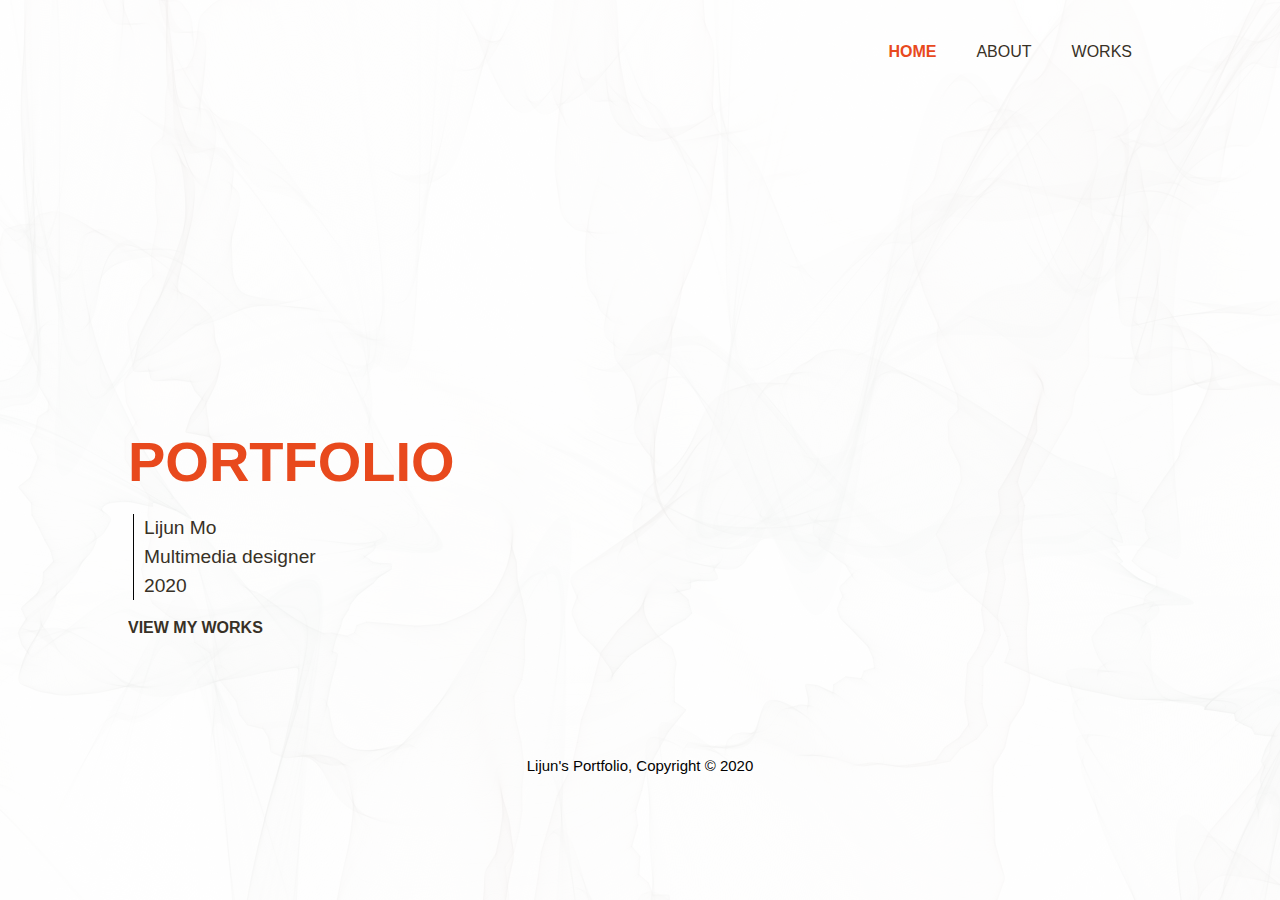
<file: index.html>
<!DOCTYPE html>
	<html>
		<head>
			<meta charset="UTF-8">
			<meta name="viewport" content="width=device-width, initial-scale=1.0">
			<meta name="Lijun Mo" content="Portfolio">
			<title>Lijun's Portfolio | Home</title>
			<link rel="stylesheet" href="css/style.css">
			</head>
			<body>
				<header>
					<div class="container">
						<nav>
							<ul>
								<li class="current"><a href="index.html">Home</a></li>
								<li><a href="about.html">About</a></li>
								<li><a href="work.html">Works</a></li>
							</ul>
						</nav>
					</div>
				</header>


				<section id="showcase">
					<div class="container">
						<h1> <span class="highlight">PORTFOLIO</span></h1>
						<div class="info">Lijun Mo</div>
						<div class="info">Multimedia designer</div>
						<div class="info">2020</div>
						<div class="link"><a href="work.html">VIEW MY WORKS</a></div>
					</div>
				</section>

				<footer>
					<p>Lijun's Portfolio, Copyright &copy; 2020 </p>
				</footer>
		</body>
	</html>
</file>
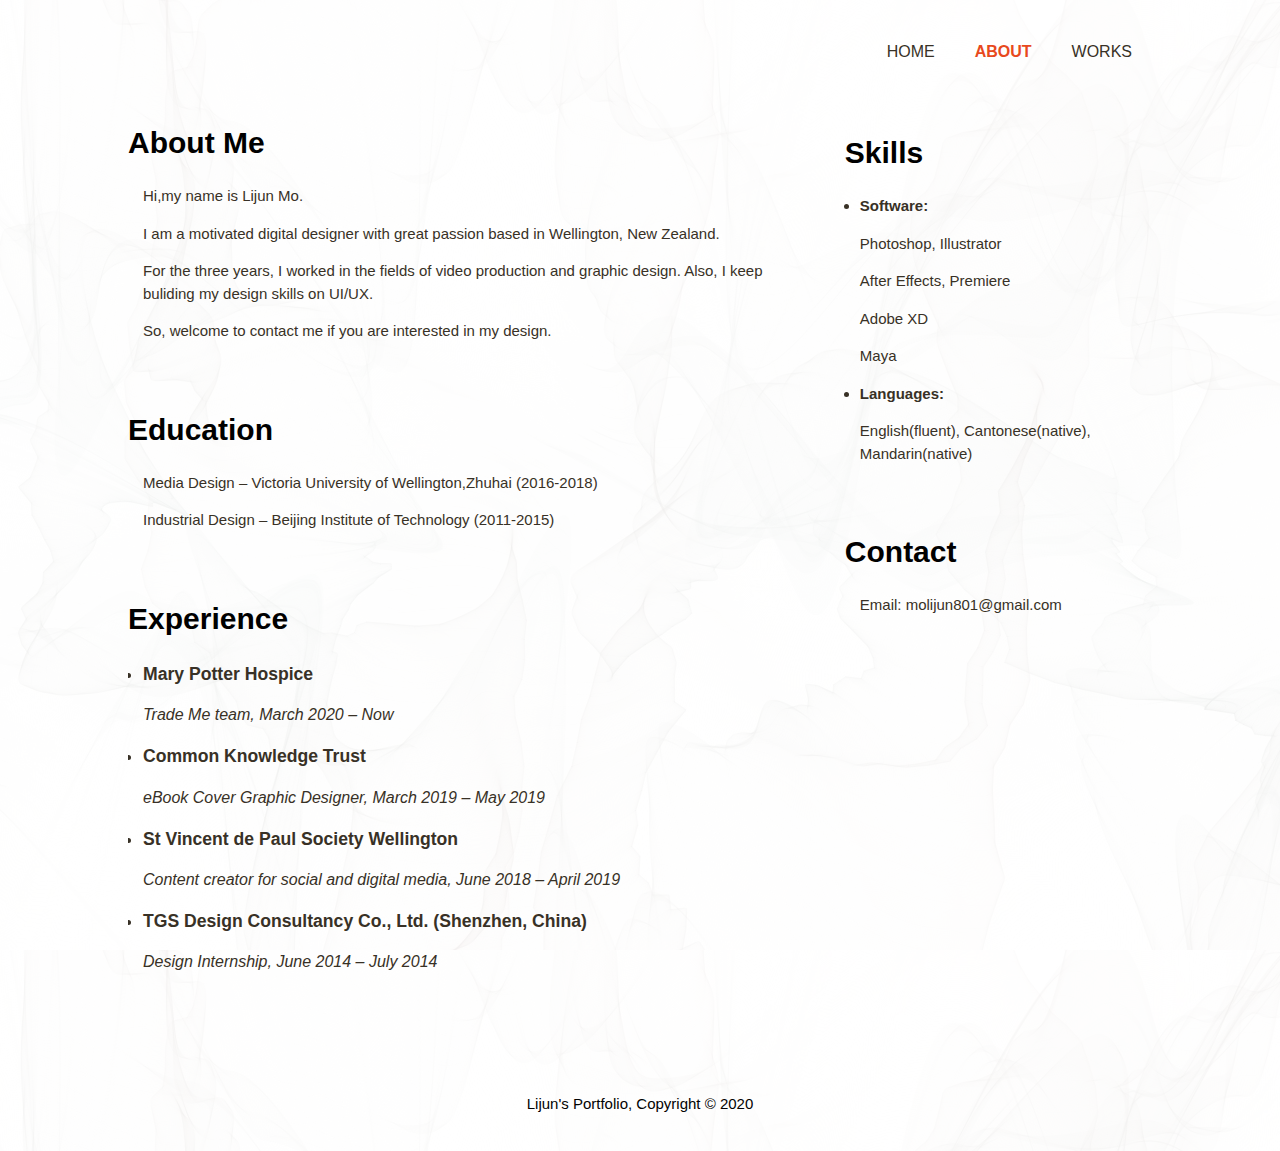
<file: about.html>
<!DOCTYPE html>
	<html>
		<head>
			<meta charset="UTF-8">
			<meta name="viewport" content="width=device-width, initial-scale=1.0">
			<meta name="Lijun Mo" content="Portfolio">
			<title>Lijun's Portfolio | About</title>
			<link rel="stylesheet" href="css/style.css">
			</head>
			<body>
				<header>
					<div class="container">
						<nav>
							<ul>
								<li ><a href="index.html">Home</a></li>
								<li class="current"><a href="about.html">About</a></li>
								<li><a href="work.html">Works</a></li>
							</ul>
						</nav>
					</div>
				</header>


				<section id="main">
					<div class="container">
						<div id="main-col2">
							<h1 class="page-title">About Me</h1>
							<div class="introduce">
							<p>Hi,my name is Lijun Mo.</p>

							<p>I am a motivated digital designer with great passion based in Wellington, New Zealand.</p>

							<p>For the three years, I worked in the fields of video production and graphic design. Also, I keep buliding my design skills on UI/UX. </p>

							<p>So, welcome to contact me if you are interested in my design.</p>
							</div>
							<h1 class="page-title">Education</h1>
							<ul class="university">
								<p>Media Design – Victoria University of Wellington,Zhuhai&nbsp;(2016-2018)</p>
								<p>Industrial Design – Beijing Institute of Technology&nbsp;(2011-2015)</p>
							</ul>

							<h1 class="page-title">Experience</h1>
							<ul class="experience">
								<li class="category">Mary Potter Hospice</li>
									<p>Trade Me team, March 2020 – Now </p>
								<li class="category">Common Knowledge Trust</li>
									<p>eBook Cover Graphic Designer, March 2019 – May 2019</p>
								<li class="category">St Vincent de Paul Society Wellington</li>
									<p>Content creator for social and digital media, June 2018 – April 2019 </p>
								<li class="category">TGS Design Consultancy Co., Ltd.	(Shenzhen, China)</li>
									<p>Design Internship, June 2014 – July 2014</p>
							</ul>
						</div>

						<aside id="sidebar">
							<h1 class="page-title">Skills</h1>
							<div class="skills">
							<ul>
								<li class="category">Software:</li>
								<p>Photoshop, Illustrator</p>
								<p>After Effects, Premiere</p>
								<p>Adobe XD</p>
								<p>Maya</p>

								<li class="languages">Languages:</li>
								<p>English(fluent), Cantonese(native), Mandarin(native) </p>
								
							</ul>
						</div>

							<h1 class="page-title">Contact</h1>
							<div class="details">
								
								<p>Email: molijun801@gmail.com</p>

							</div>
						</aside>
					</div>
				</section>

				<footer>
					<p>Lijun's Portfolio, Copyright &copy; 2020 </p>
				</footer>
		</body>
	</html>
</file>
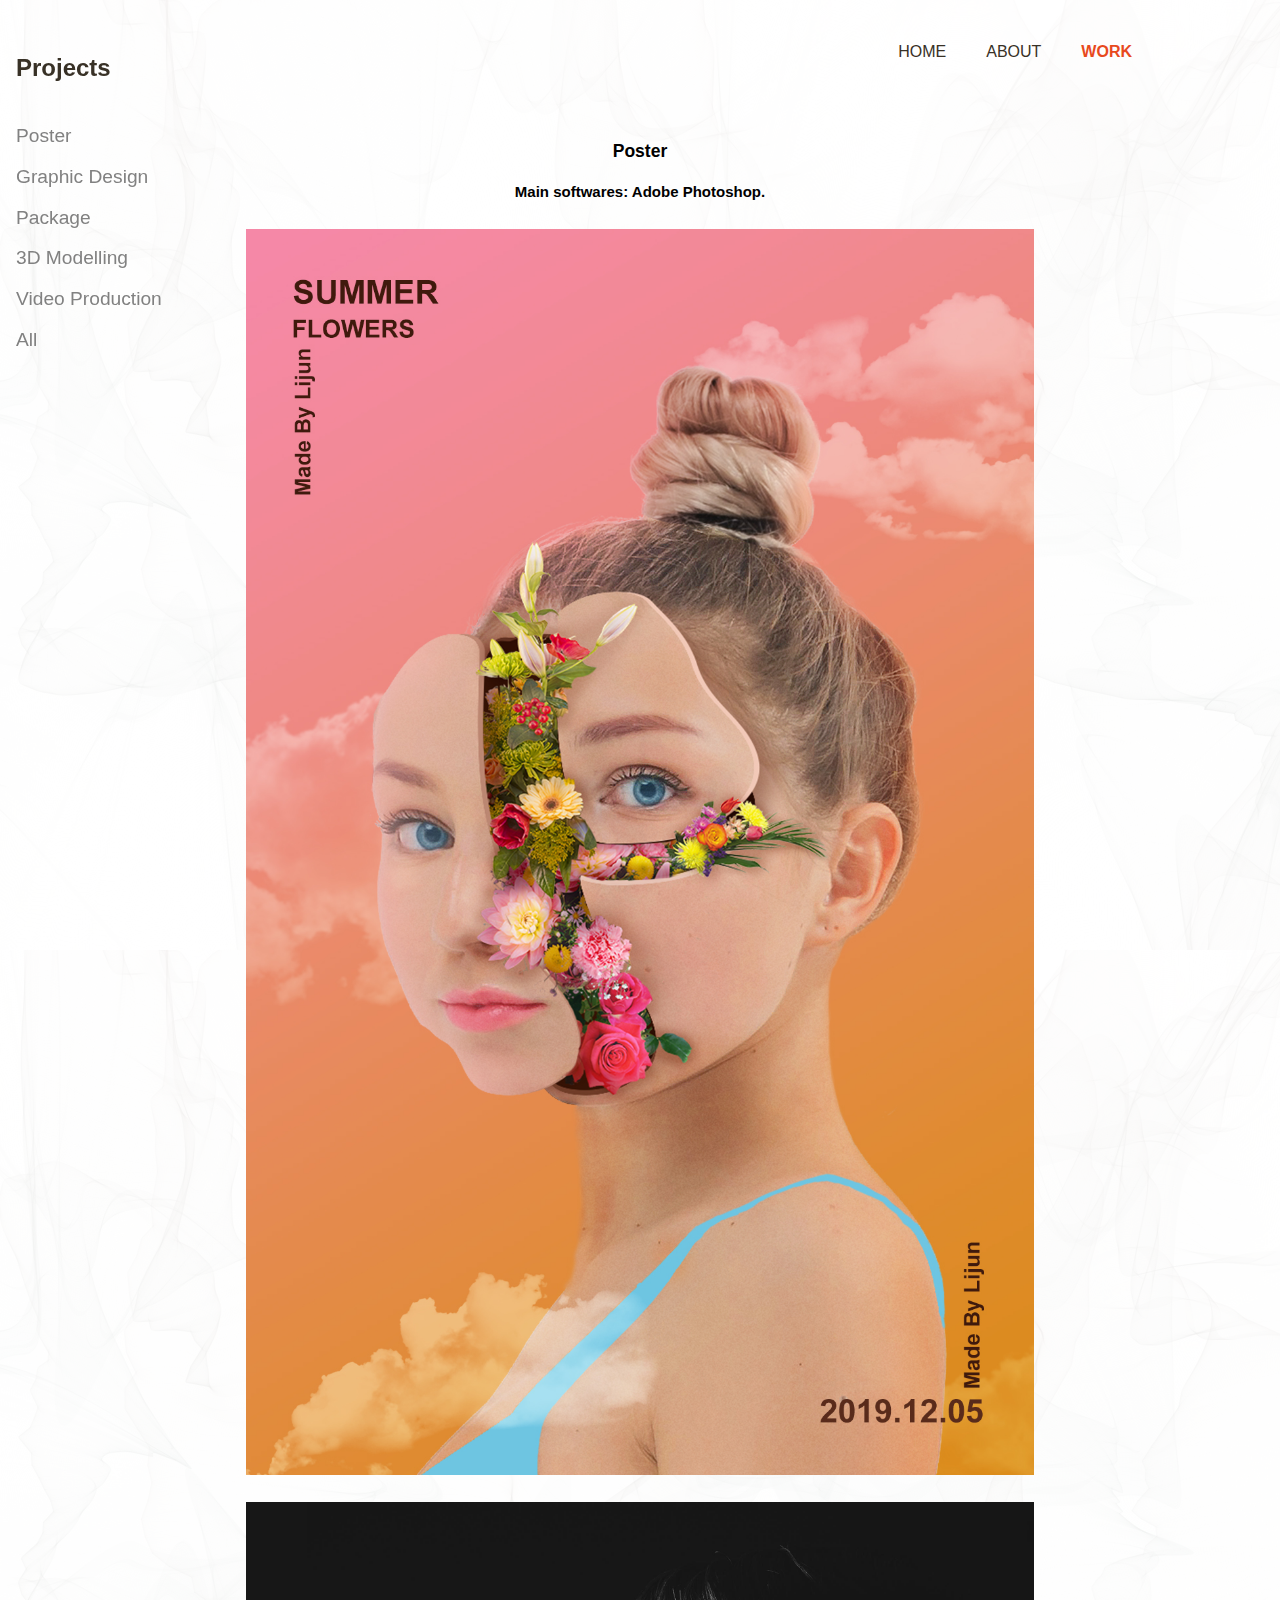
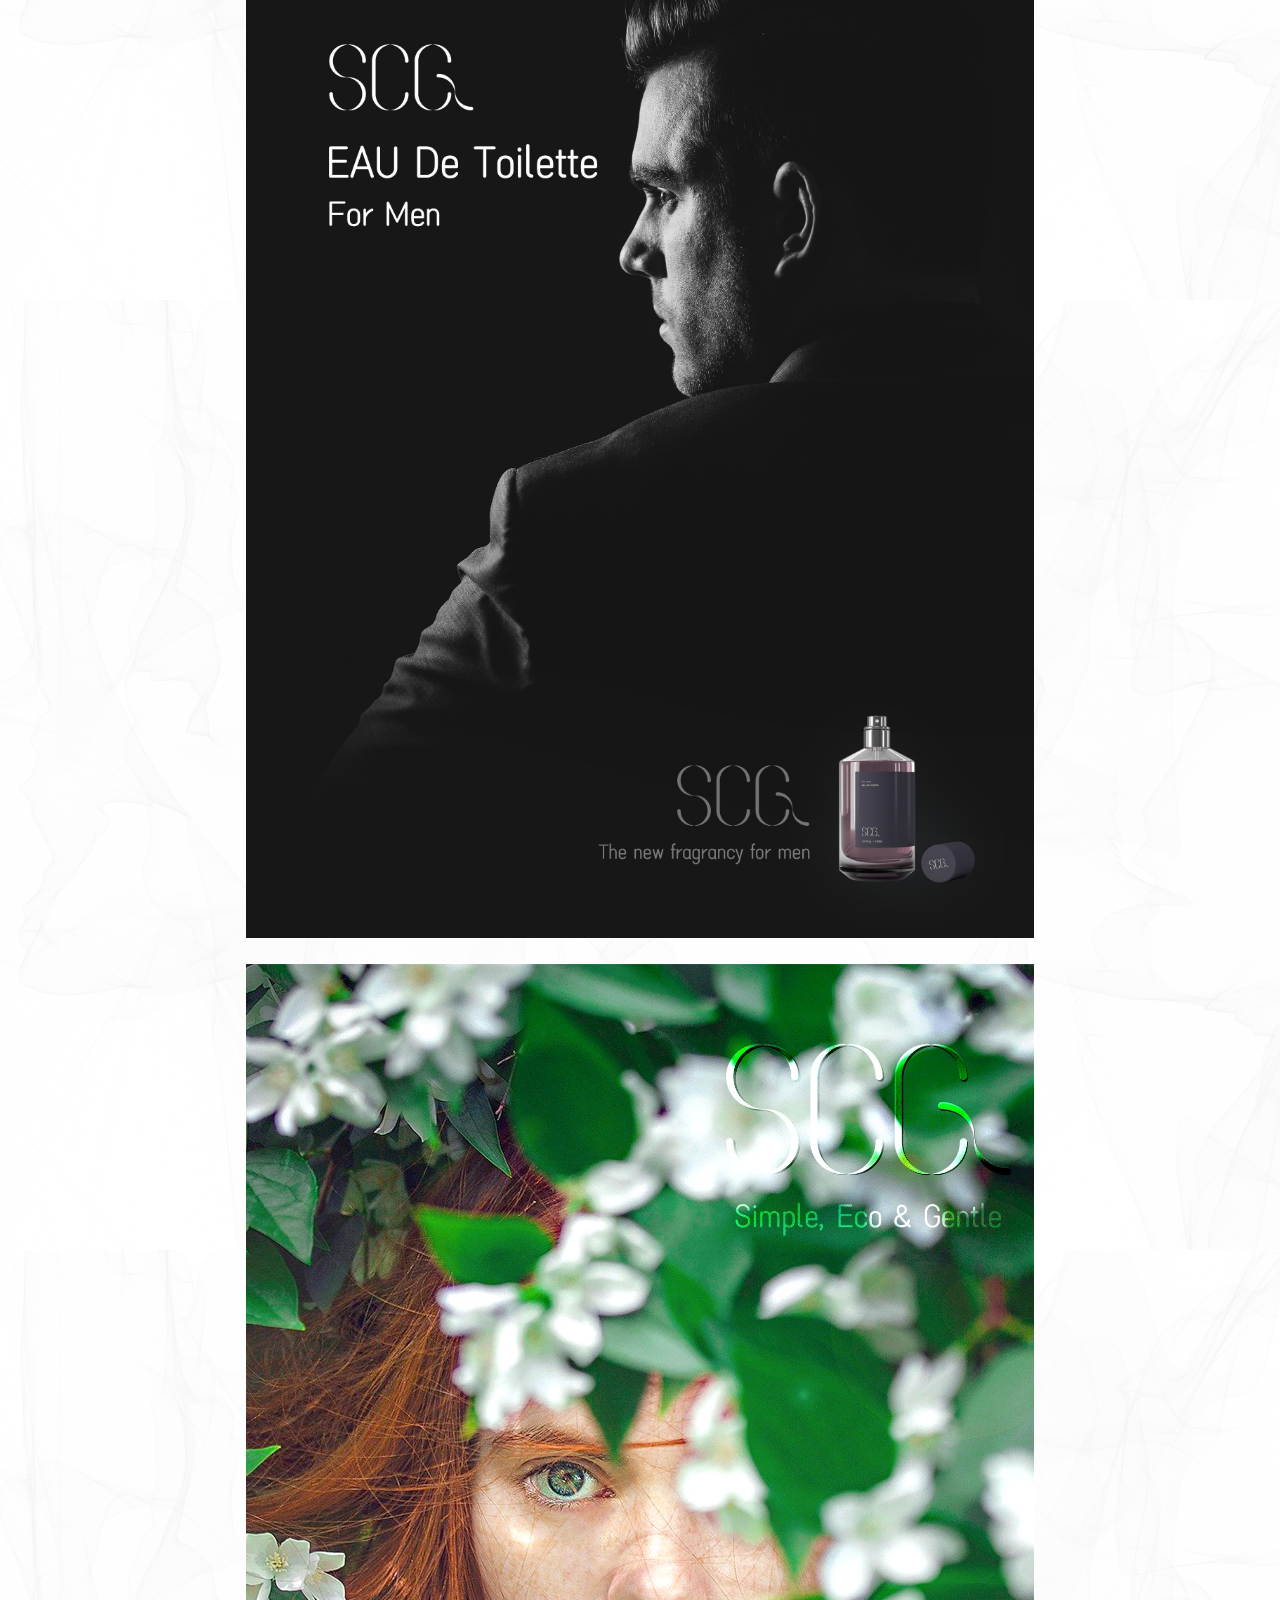
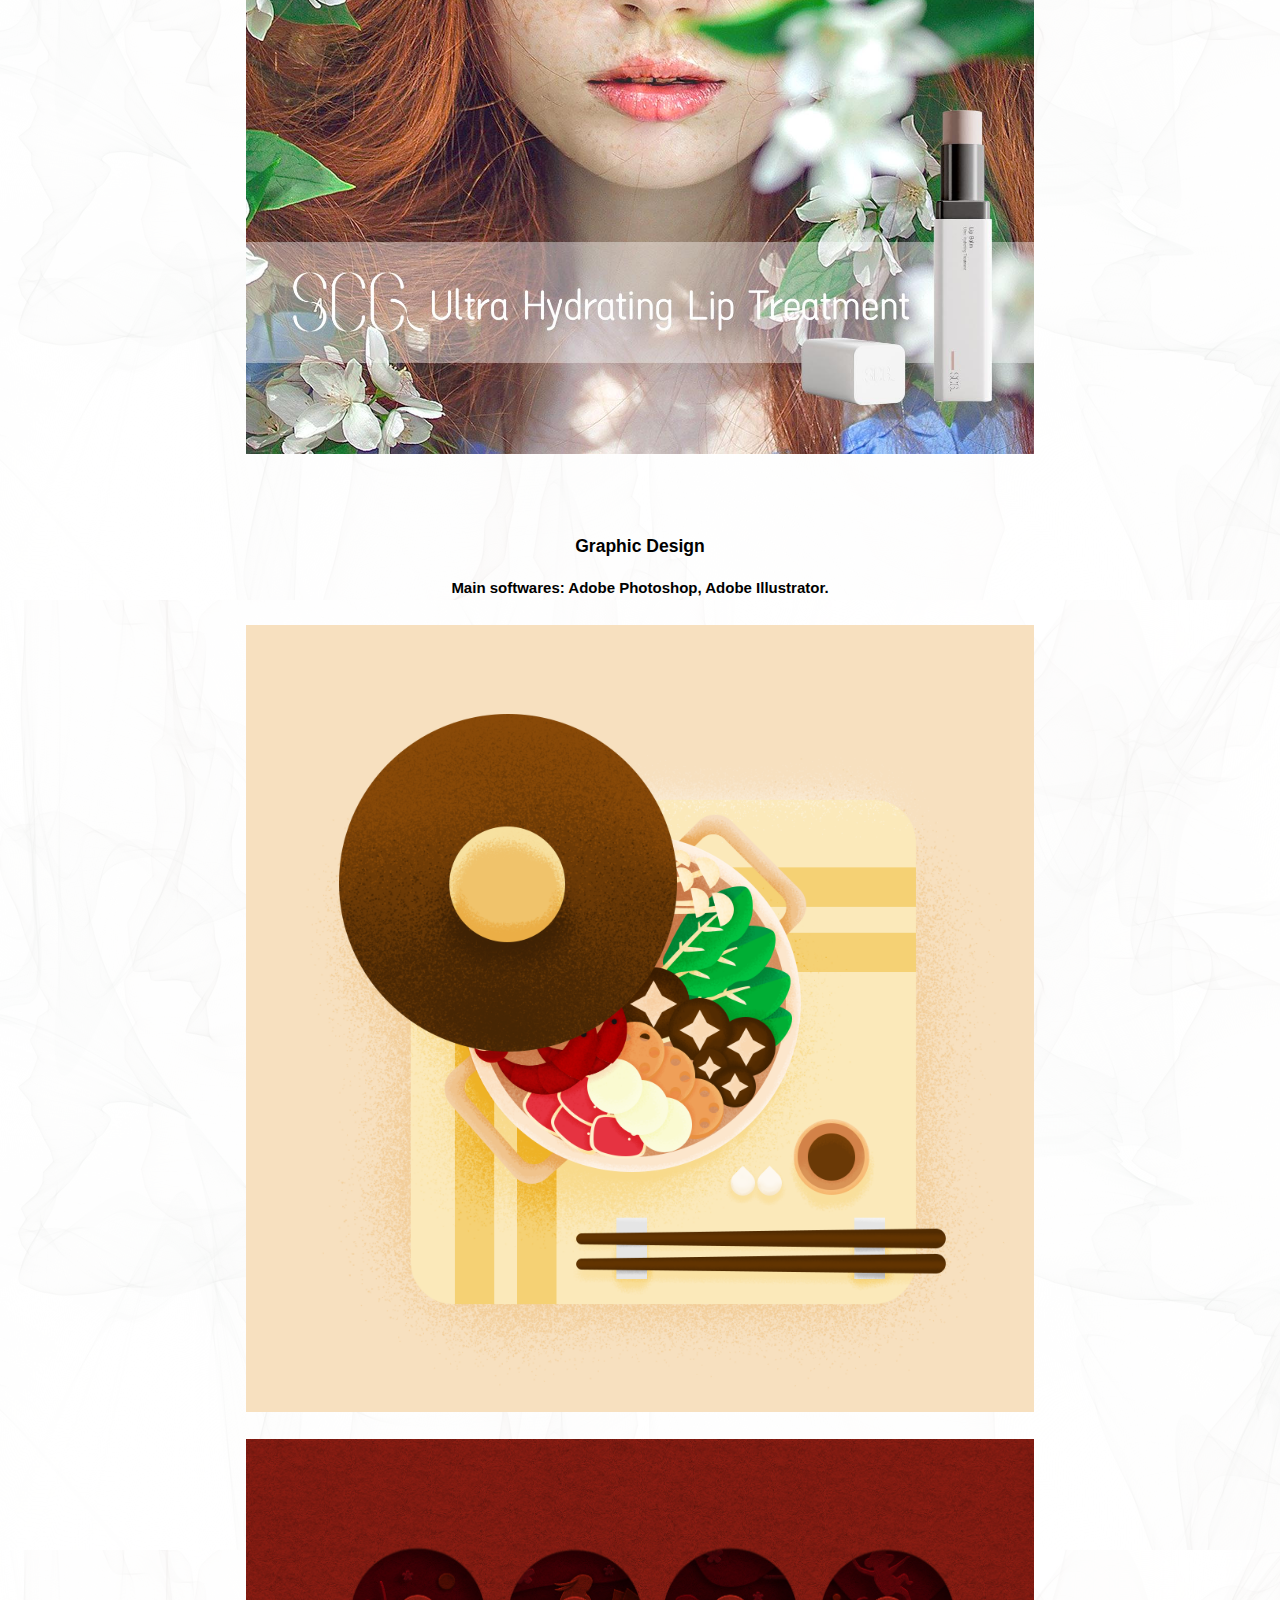
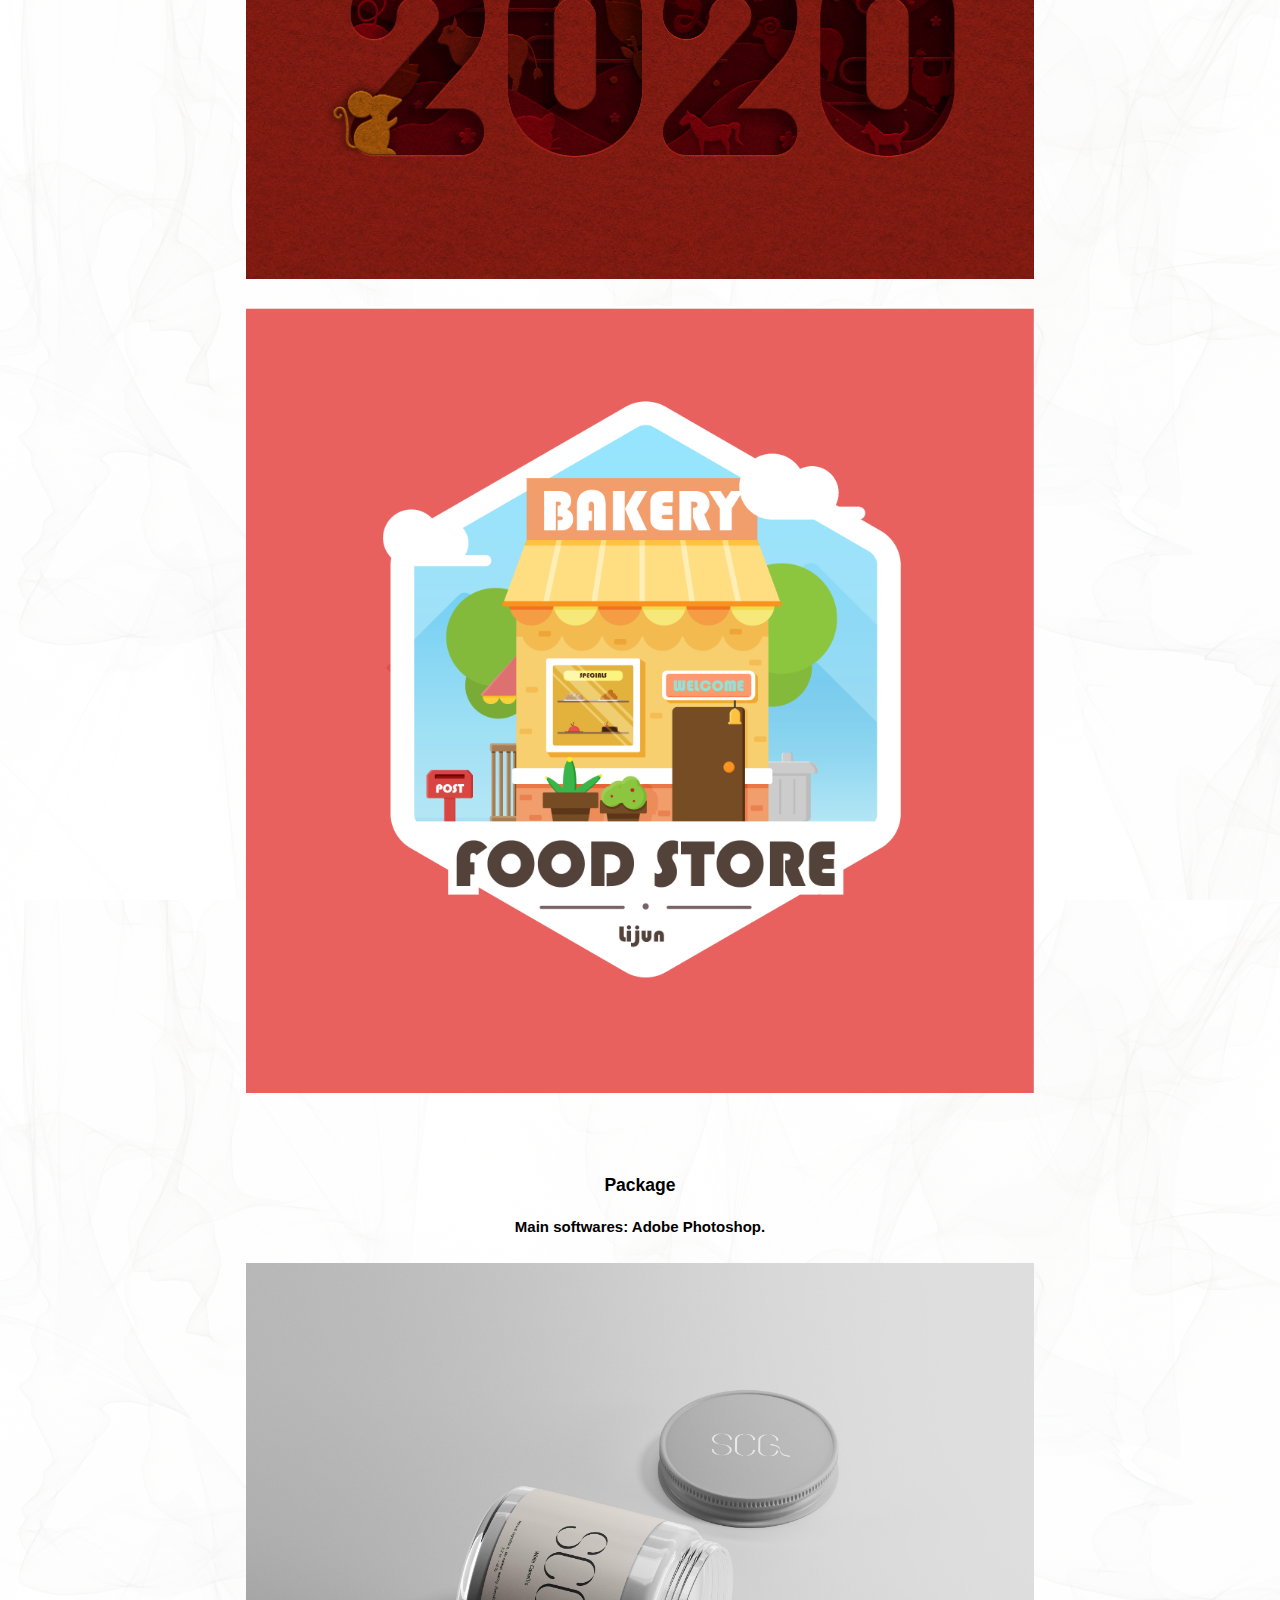
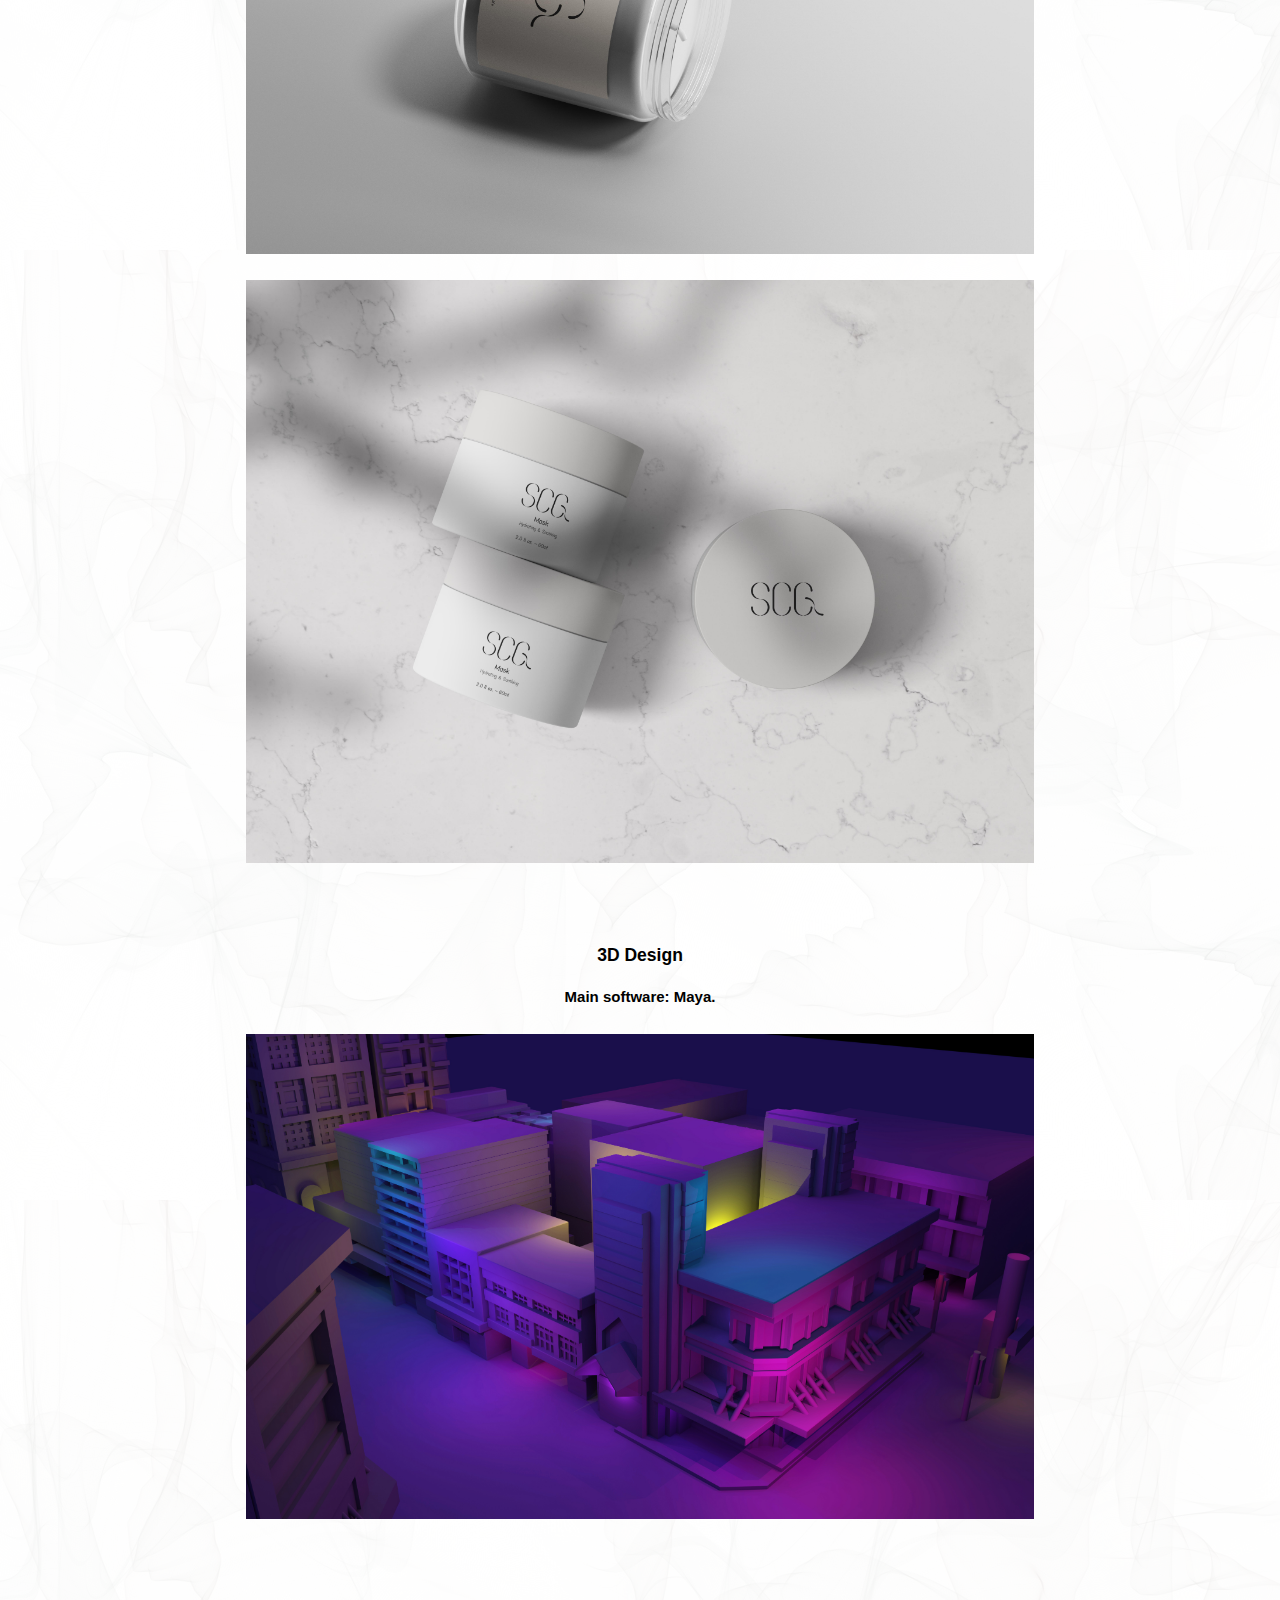
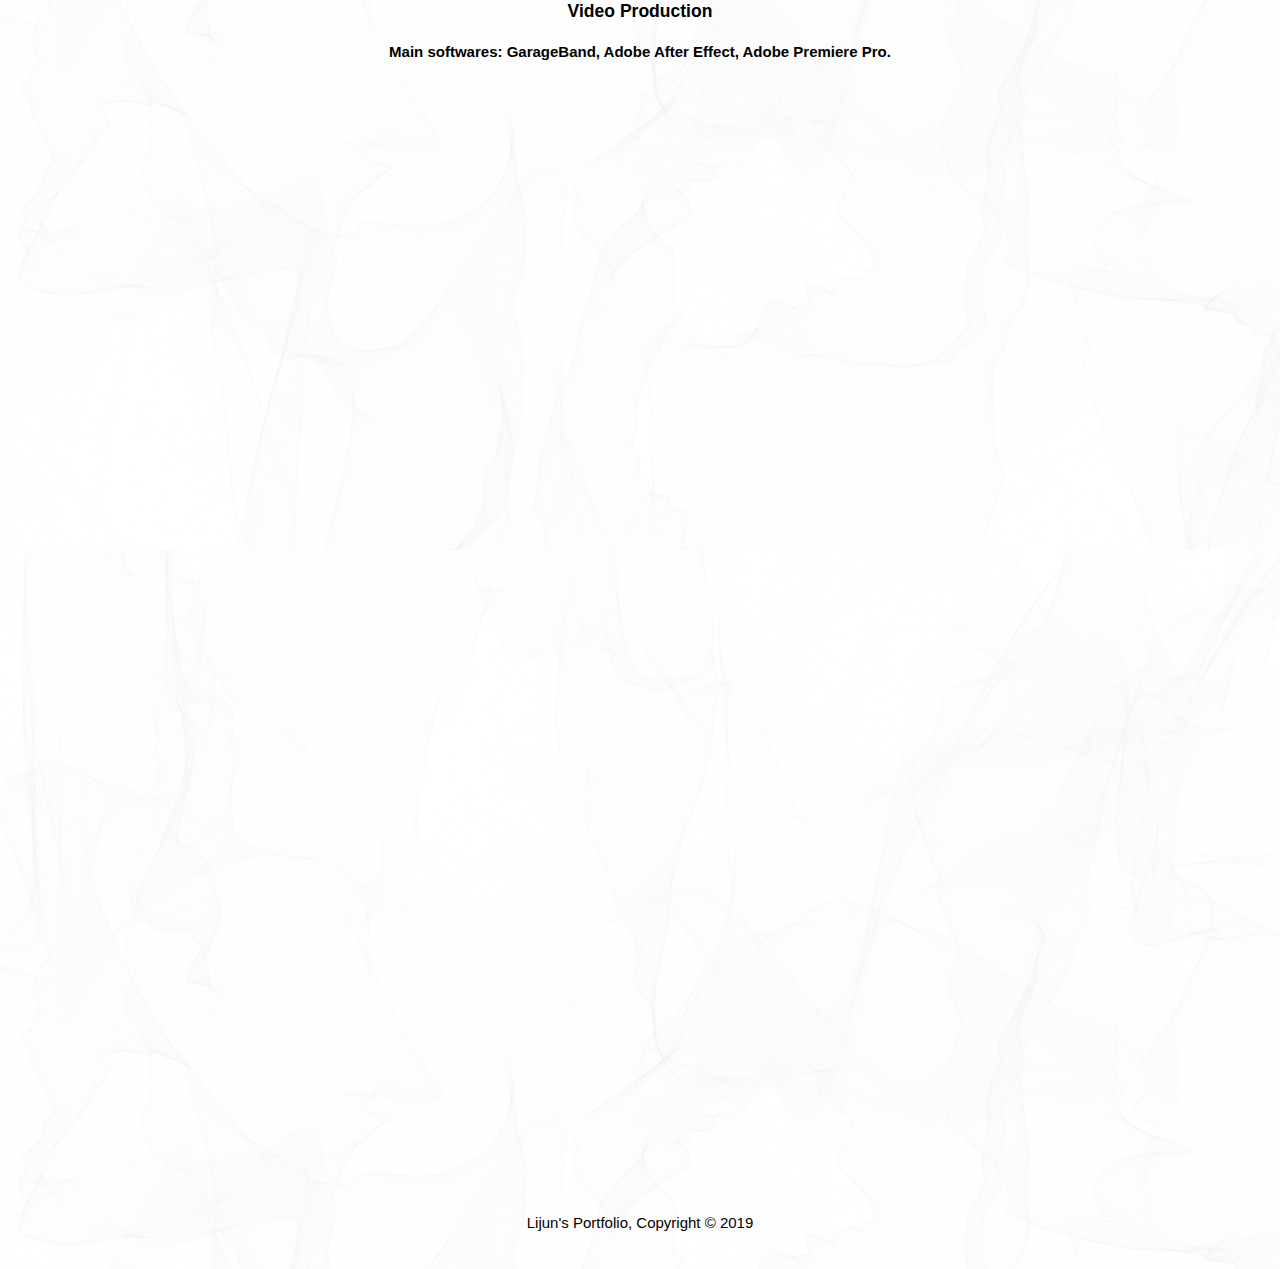
<file: work.html>
<!DOCTYPE html>
	<html>
		<head>
			<meta charset="UTF-8">
			<meta name="viewport" content="width=device-width, initial-scale=1.0">
			<meta name="Lijun Mo" content="Portfolio">
			<title>Lijun's Portfolio | Work</title>
			<script src="https://ajax.googleapis.com/ajax/libs/jquery/3.5.1/jquery.min.js"></script>
			<script src="js/work.js"></script>
			<link rel="stylesheet" href="css/style.css">

			
			</head>
			<body>
				<header>
					<div class="container">
						<nav>
							<ul>
								<li ><a href="index.html">Home</a></li>
								<li><a href="about.html">About</a></li>
								<li class="current"><a href="work.html">work</a></li>
							</ul>
						</nav>
					</div>
				</header>


				<section id="menu">
				<div class="nav">
				  <h3 class="menu">Projects</h3>
				  <a href="#Concept" id="CD" class="project">Poster</a>
				  <a href="#Graphic" id="GD" class="project">Graphic Design</a>
				  <a href="#PKA" id="PK" class="project">Package</a>
				  <a href="#3D" id="3DM" class="project">3D Modelling</a>
				  <a href="#Video" id="VP" class="project">Video Production</a>
				  <a href="#menu" id="All" class="project">All</a>

				</div>
				</section>

				<section id="menu2">
				<ul>
				  <li><a href="#Concept" id="CD2" class="project">Poster</a></li>
				  <li><a href="#Graphic" id="GD2" class="project">Graphic Design</a></li>
				  <li><a href="#PKA" id="PK" class="project">Package</a></li>
				  <li><a href="#3D" id="3DM2" class="project">3D Modelling</a></li>
				  <li><a href="#Video" id="VP2" class="project">Video Production</a></li>
				  <li><a href="#menu2" id="All2" class="project">All</a></li>
				</ul>
				</section>


				<section id="main">
					<div class="container">
						<article id="main-col">
							<ul id="gallery">
								
								<li  id="one">
									<h3 id="Concept">Poster</h3>
									<p>Main softwares: Adobe Photoshop.</p>
									<img  src="img/poster1.jpg">
									<img  src="img/poster.jpg">
									<img  src="img/poster(lip).jpg">
									
								</li>

								<li id="two">
									<h3 id="Graphic">Graphic Design</h3>
									<p>Main softwares: Adobe Photoshop, Adobe Illustrator.</p>
									<img  src="img/ps.png">
									<img  src="img/ps2.jpg">
									<img id="two-two" src="img/ai.png">
								</li>

								<li id="three">
									<h3 id="PKA">Package</h3>
									<p>Main softwares: Adobe Photoshop. </p>
									<img  src="img/Candle(white camellia).jpg">
									<img  src="img/mask.jpg">

								</li>

								<li id="four">
									<h3 id="3D">3D Design</h3>
									<p>Main software: Maya.</p>

									<img  src="img/Lijun-P1b printImage.jpg">

								</li>

								<li id="five">
									<h3 id="Video">Video Production</h3>
									<p>Main softwares: GarageBand, Adobe After Effect, Adobe Premiere Pro.</p>
										<iframe  name="Traveller" src="https://www.youtube.com/embed/5JfIVEvEFAQ" frameborder="0" allow="accelerometer; autoplay; encrypted-media; gyroscope; picture-in-picture" allowfullscreen></iframe>
										<iframe  name="Before submission day VS Submission day" src="https://www.youtube.com/embed/jaws-LFgwvc" frameborder="0" allow="accelerometer; autoplay; encrypted-media; gyroscope; picture-in-picture" allowfullscreen></iframe>
								</li>


							</ul>
						</article>
					</section>

				<footer>
					<p>Lijun's Portfolio, Copyright &copy; 2019 </p>
				</footer>
		</body>
	</html>
</file>
<file: css/style.css>
:root{
	--primary-color:#383126;
	--secondary-color:#e8491d;
}

body{
/*	font-family: Arial, Helvetica, sans-serif;
	font-size: 15px;
	line-height: 1.5;*/
	font:15px/1.5 Arial, Helvetica, sans-serif;
	padding: 0;
	margin: 0;
	background-color: #f4f4f4;
	background-image: url("../img/background-1747786.jpg");
	background-blend-mode: overlay;
/*	background-position: center;
  	background-repeat: no-repeat;*/
/* 	background-size: cover;*/
}




/*Global*/
.container{
	width: 80%;
	margin: auto;
	overflow: hidden;
}

ul{
	margin: 0;
	padding: 0;
}

.button_1{
	height: 38px;
	background: var(--secondary-color);
	border: 0;
	padding-left: 20px;
	padding-right: 20px;
	color: var(--primary-color);;
}




/*Header*/
header{
	background:none;
	color: #ffffff;
	padding-top: 30px;
	min-height: 70px;
}

header a{
	color: var(--primary-color);
	text-decoration: none;
	text-transform: uppercase;
	font-size: 16px;
	transition: all 0.7s ease;
}



header li{
	float: left;
	display: inline;
	padding: 0 20px 0 20px;
}

header nav{
	float: right;
	margin-top: 10px;
}

header .current a{
	color: var(--secondary-color);
	font-weight: bold;
}


header a:hover{
	color: #c2c2c2;
}


/*Showcase*/
#showcase{
	min-height: 600px;
	text-align: left;
	color: var(--primary-color);
}

#showcase h1{
	margin-top: 20rem;
	font-size: 3.5rem;
	margin-bottom: 10px;
}

#showcase .highlight{
	color: var(--secondary-color);
	font-weight: bold;
}

#showcase p{
    width: 40%;
    text-align: justify;
	font-size: 1.2rem;
}

#showcase .container .info{
	border-left: 1.2px solid #020202;
	font-size: 1.2rem;
	padding-left: 10px;
	margin-left: 5px;
}

#showcase .container .link{
	font-weight: bold;
	font-size: 1.0rem;
	padding-top: 1rem;
}

#showcase .container .link a{
	text-decoration: none;
	color: var(--primary-color);
	transition: all 0.7s ease;
}

#showcase .container .link a:hover {
	color: var(--secondary-color);
}



/*Sidebar*/
aside#sidebar{
	float: right;
	width: 30%;
	margin-top: 10px;
}

#sidebar .skills{
	text-align: left;
}

.skills li{
	font-weight: bold;
}



/*main-col*/
#main-col2{
	float: left;
	width: 65%;
}

#main-col{
	float: none;
	text-align: center;
	width: 100%;
}

#main-col h1{
	font-size: 25px;
}

#main-col .page-title{
	color: var(--secondary-color);
	font-weight: bold;
}

.details, .skills, .experience, .university, .introduce{
	padding-left: 15px;
	color: var(--primary-color);
	margin-top: 10px;
	margin-bottom: 4rem;
}

.experience .category{
	font-weight: bold;
	font-size: 1.1rem;
}

.experience .category+p{
	font-size: 1.0rem;
	font-style: italic;
}

li p:last-child {
	font-size: 1.8rem;
}

#main-col{
	font-weight: bold;
}

/*Menu*/
#menu .nav{
  height: 100%;
  width: 15%;
  position: fixed;
  z-index: 1;
  top: 0;
  left: 0;
  overflow-x: hidden;
  padding-top: 20px;
}

#menu .nav h3 {
  padding: 6px 8px 6px 16px;
  text-decoration: none;
  font-size: 1.5rem;
  color: var(--primary-color);
  display: block;
}

#menu .nav a {
  padding: 6px 8px 6px 16px;
  text-decoration: none;
  font-size: 1.2rem;
  color: #818181;
  display: block;
  transition: all 0.7s ease;
}

#menu .nav a:hover {
	cursor: pointer;
  color: var(--secondary-color);
  font-weight: bold;
}

#menu .nav a:click {
  color: var(--secondary-color);
  font-weight: bold;
}

/*Menu2*/
#menu2{
	width: 100%;
	text-align: center;
	display: none;
}

#menu2 ul {
  list-style-type: none;
  margin: 0;
  padding: 0;
  overflow: hidden;
}

#menu2 li {
  display: inline;
}

#menu2 li a {
  font-size: 1.0rem;
  padding: 0.3rem;
  text-decoration: none;
  color: var(--primary-color);
  opacity: 0.7;
}

#menu2 ul a:click {
  color: var(--secondary-color);
  font-weight: bold;
  opacity: 100%;
}

/*Gallery*/
ul#gallery li{
	list-style: none;
	padding: 20px;
	margin-bottom: 5px;

}



ul#gallery li iframe, ul#gallery li video{
	width: 80%;
	height: 500px;
	padding: 10px;
}

ul#gallery li img{
	width: 80%;
	padding: 10px;
}




footer{
	padding: 20px;
	margin-top: 20px;
	color: #020202;
	text-align: center;
}



/*Media queries*/
@media(max-width: 768px){
	header #branding,
	header nav,
	header nav li,
	article#main-col2,
	aside#sidebar{
		float: none;
		width: 100%;
		text-align: center;
	}

	header{
		padding-bottom: 20px;
	}

	#showcase h1{
		margin-top: 20px;
		font-size: 2rem;
	}

	#menu2{
		display: block;
	}

	#menu{
		display: none;
	}
	

}

@media (max-width: 568px){

	#main-col2{
	width: 100%;
	}

	#menu .nav {padding-top: 3rem;}


	ul#gallery li iframe{
		height: 30%;
	}

	ul#gallery li .links{
		display: block;
	}

	ul#gallery li .links a:hover{
		color: #cccccc;
		font-weight: bold;
	}

}
</file>
